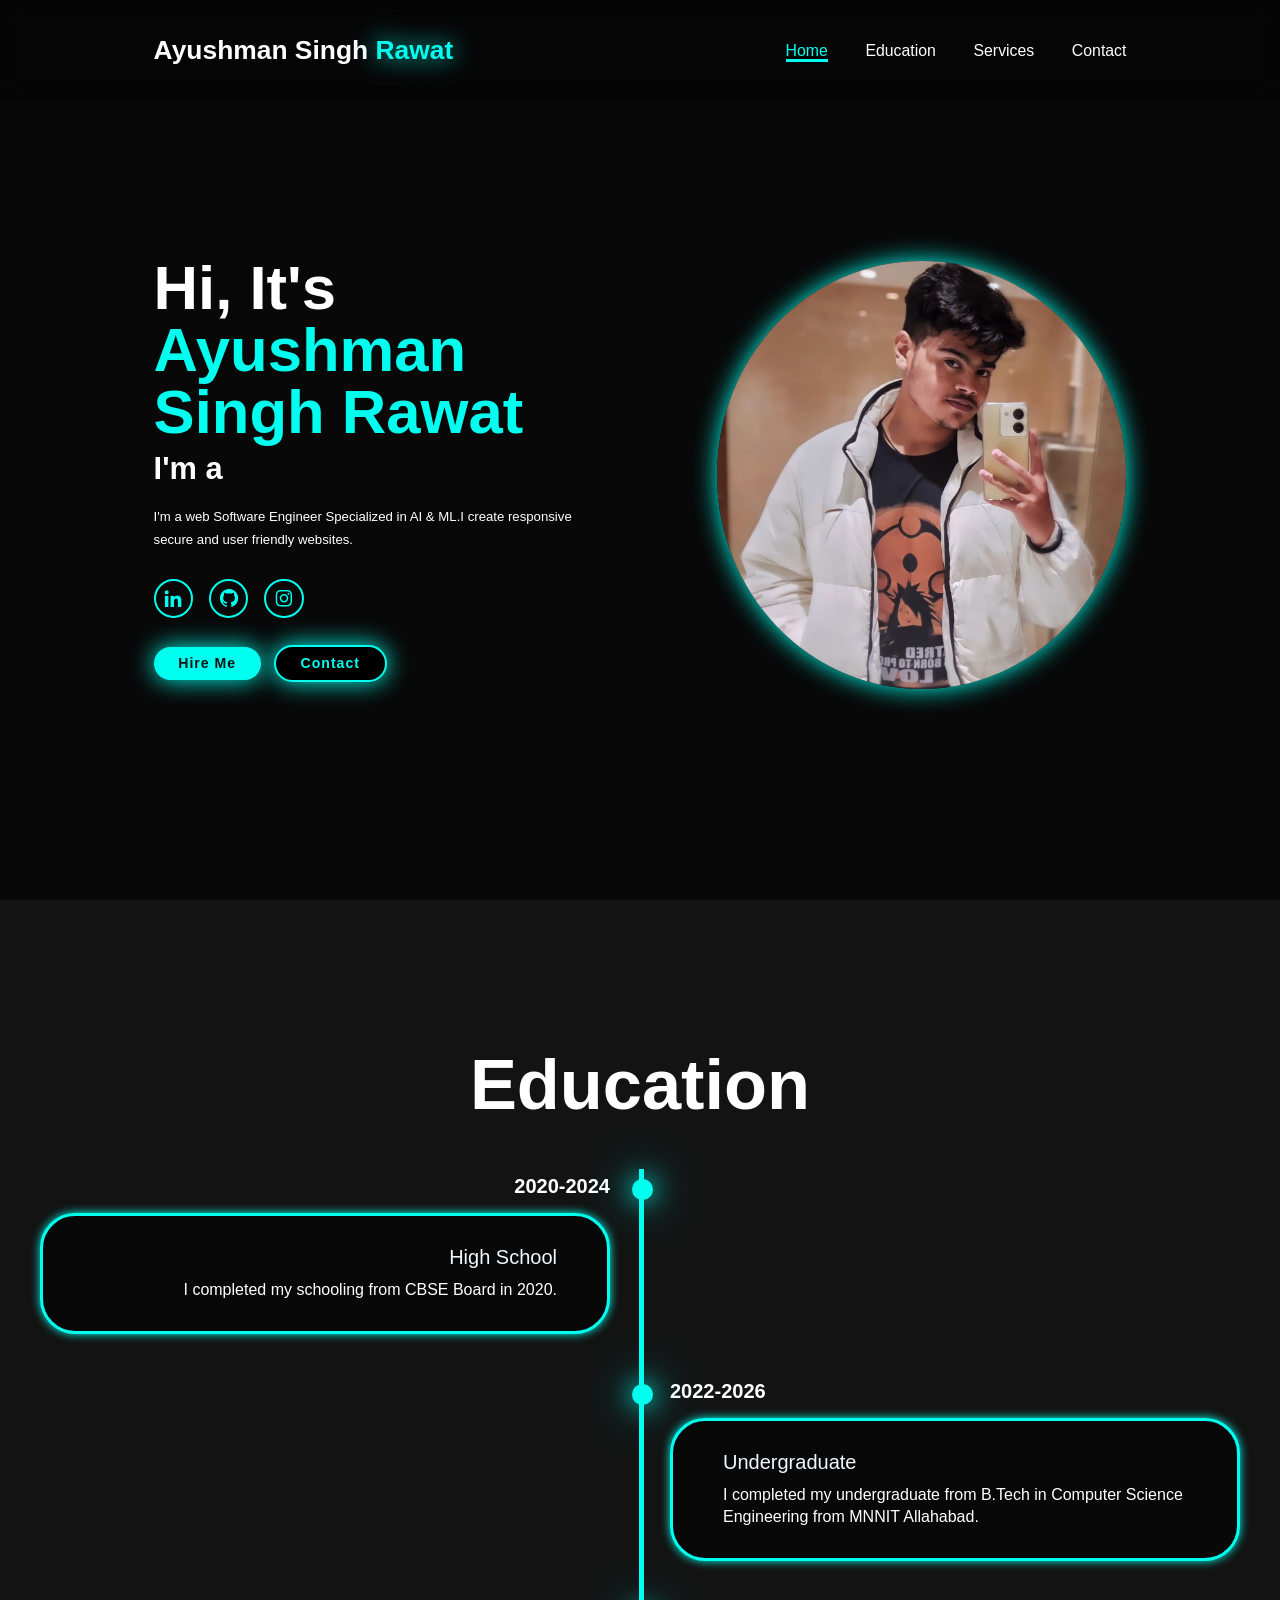
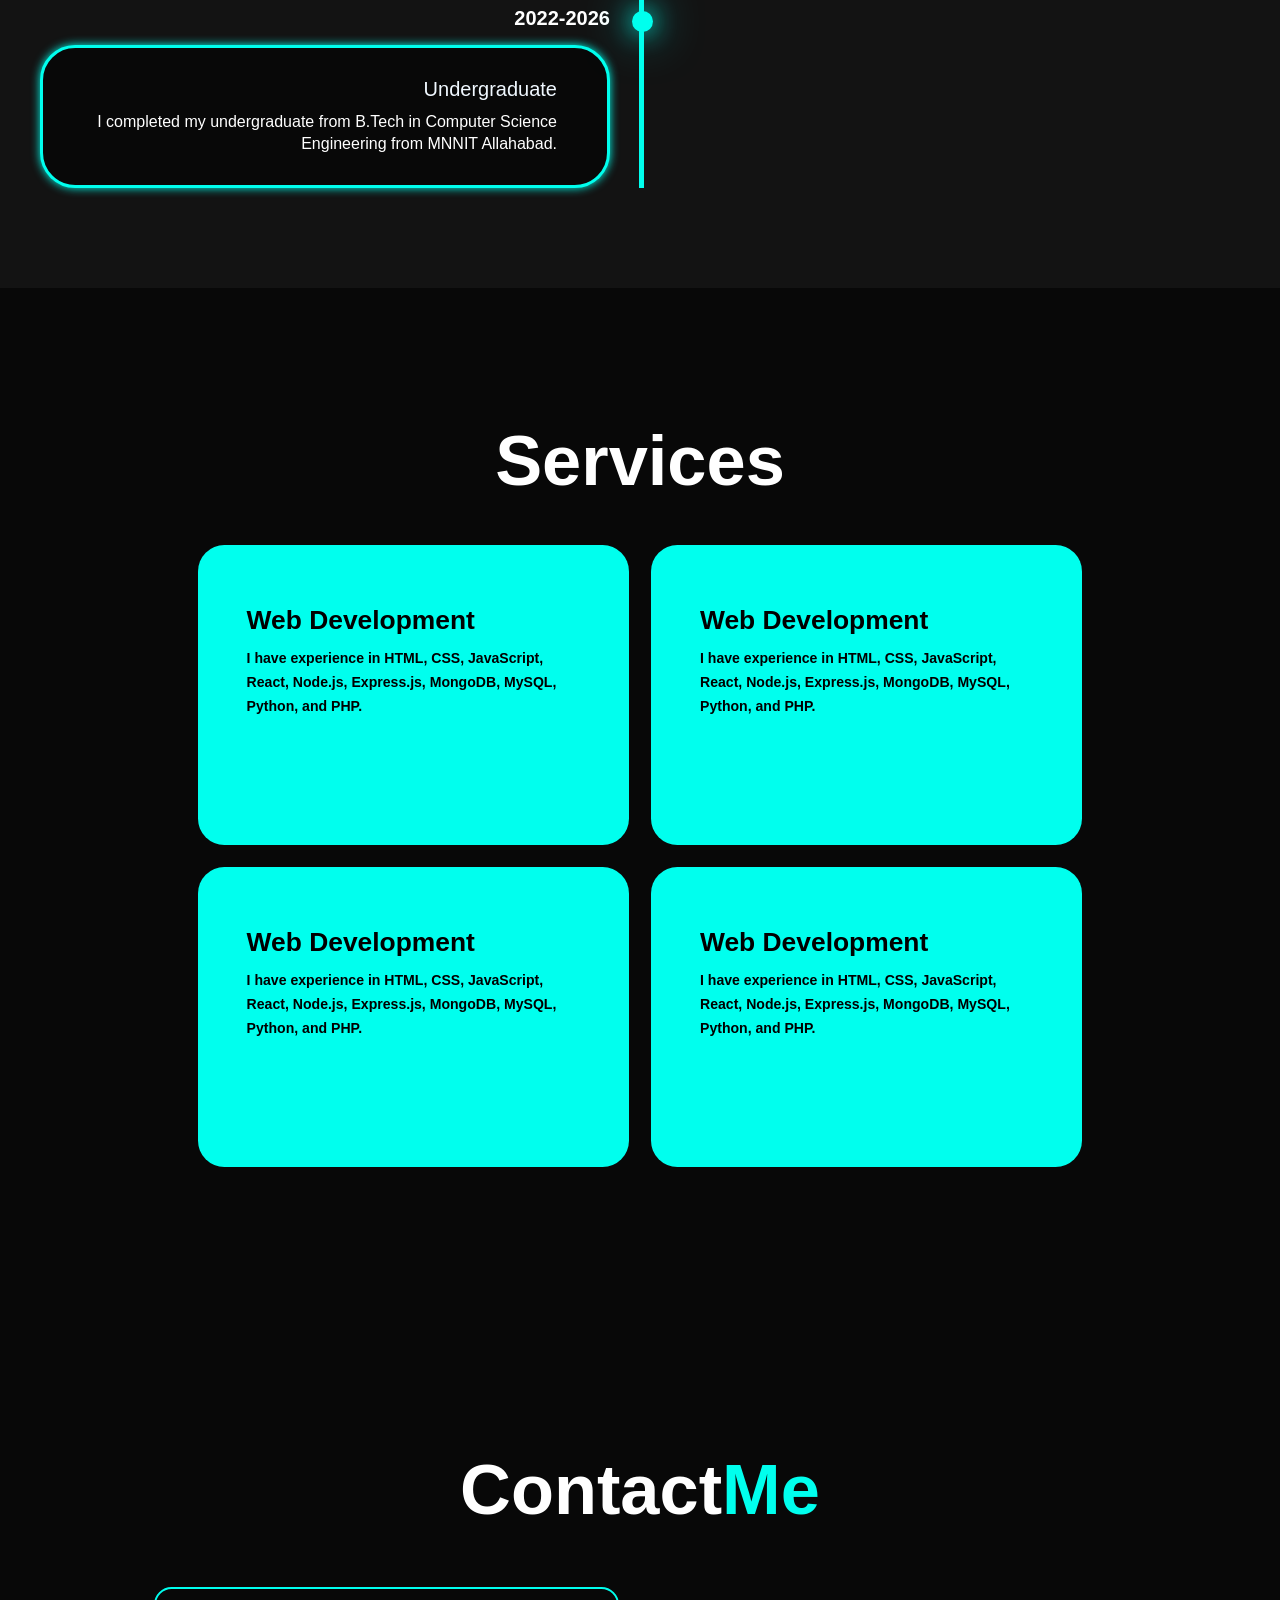
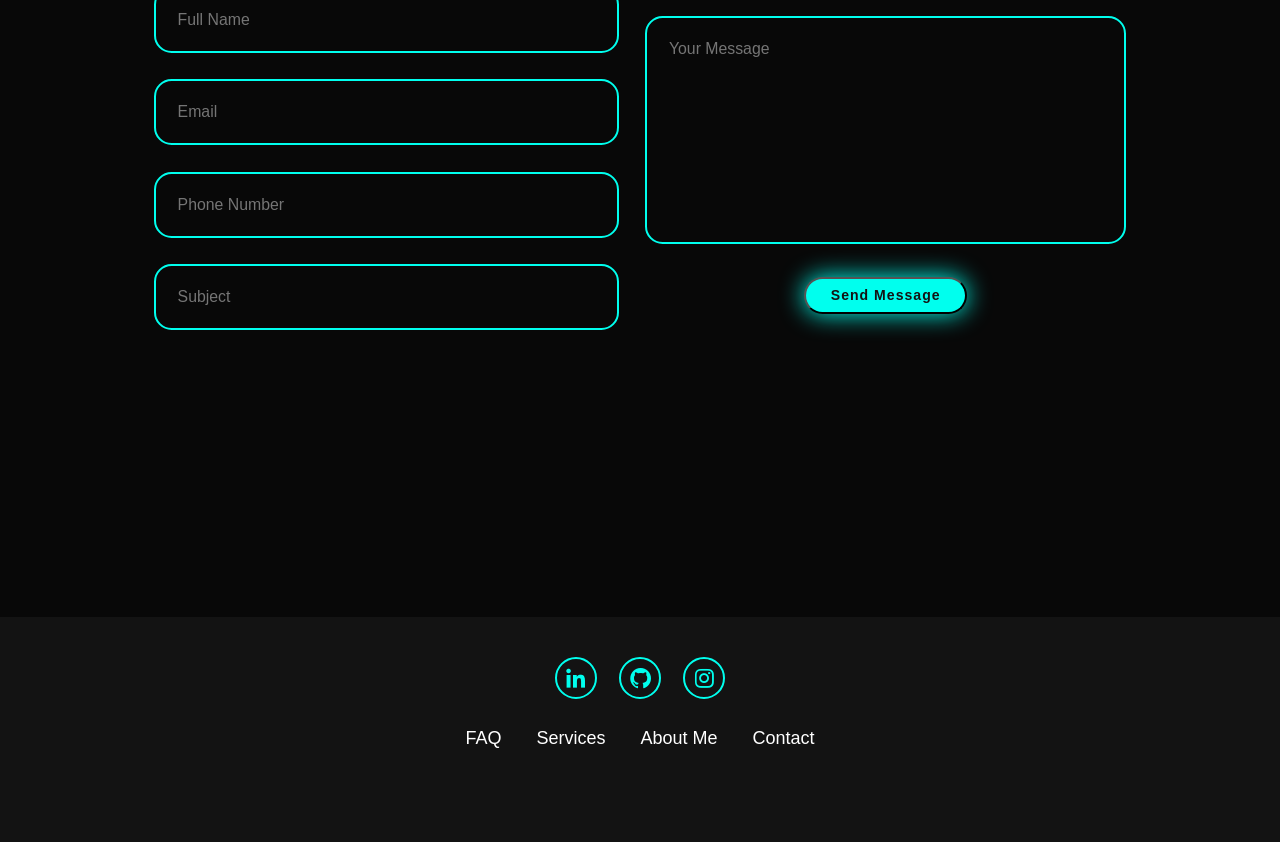
<file: Portfolio/index.html>
<!DOCTYPE html>
<html lang="en">
    <head>
        <meta charset="UTF-8">
        <meta name="viewport" content="width=device-width, initial-scale=1.0">
        <title>Portfolio</title>
        <link rel="stylesheet" href="style.css">
        <link rel="stylesheet" href="https://unpkg.com/boxicons@2.1.4/css/boxicons.min.css">
    </head>
    <body>
        <header class="header">
            <a href="#home" class="logo">Ayushman Singh
            <span>Rawat</span></a>
            <i class="bx bx-menu" id="menu-icon"></i>
            <nav class="navbar">
                <a href="#home" class="active">Home</a>
                <a href="#education">Education</a>
                <a href="#services">Services</a>             
                <a href="#contact">Contact</a>
            </nav>
        </header>
        <section class="home" id="home">
            <div class="home-content">
                <h1>Hi, It's<span> Ayushman Singh Rawat</span></h1>
                <h3 class="text-animation">I'm a <span></span></h3>
                <p>I'm a web Software Engineer Specialized in AI & ML.I create responsive secure and user friendly websites.</p>
                <div class="social-media">
                    <a href="https://www.linkedin.com/in/ayushman-singh-rawat/"><i class='bx bxl-linkedin'></i></a>
                    <a href="https://github.com/Ayush251086"><i class="bx bxl-github"></i></a>
                    <a href="https://www.instagram.com/ayu.on_insta"><i class="bx bxl-instagram"></i></a>
                </div>
                <div class="btn-group">
                    <a href="#contact" class="btn">Hire Me</a>
                    <a href="#about" class="btn">Contact</a>
                </div>
            </div>
                <div class="home-img">
                    <img src="my.jpg"alt="">
                </div>
        </section>
        <section class="education" id="education">
            <h2 class="heading">Education</h2>
            <div class="timeline-items">

                <div class="timeline-item">
                    <div class="timeline-dot"></div>
                        <div class ="timeline-date">2020-2024</div>
                           <div class="timeline-content">
                              <h3>High School</h3>
                        <p>I completed my schooling from CBSE Board in 2020.</p>
                    </div>
                </div>

                <div class="timeline-item">
                    <div class="timeline-dot"></div> 
                        <div class ="timeline-date">2022-2026</div>
                    <div class="timeline-content">
                        <h3>Undergraduate</h3>
                        <p>I completed my undergraduate from B.Tech in Computer Science Engineering from MNNIT Allahabad.</p>
                    </div>
                </div>

                <div class="timeline-item">
                    <div class="timeline-dot"></div> 
                        <div class ="timeline-date">2022-2026</div>
                    <div class="timeline-content">
                        <h3>Undergraduate</h3>
                        <p>I completed my undergraduate from B.Tech in Computer Science Engineering from MNNIT Allahabad.</p>
                    </div>
                </div>
            </div>
        </section>

        <section class="services" id="services">
            <h2 class="heading">Services</h2>
            <div class="services-container">
                <div class="services-box">
                    <div class="services-info">
                        <h4>Web Development</h4>
                        <p>I have experience in HTML, CSS, JavaScript, React, Node.js, Express.js, MongoDB, MySQL, Python, and PHP.</p>
                    </div>  
                </div>
                <div class="services-box">
                    <div class="services-info">
                        <h4>Web Development</h4>
                        <p>I have experience in HTML, CSS, JavaScript, React, Node.js, Express.js, MongoDB, MySQL, Python, and PHP.</p>
                    </div>  
                </div>
                <div class="services-box">
                    <div class="services-info">
                        <h4>Web Development</h4>
                        <p>I have experience in HTML, CSS, JavaScript, React, Node.js, Express.js, MongoDB, MySQL, Python, and PHP.</p>
                    </div>  
                </div>
                <div class="services-box">
                    <div class="services-info">
                        <h4>Web Development</h4>
                        <p>I have experience in HTML, CSS, JavaScript, React, Node.js, Express.js, MongoDB, MySQL, Python, and PHP.</p>
                    </div>  
                </div> 
            </div>
        </section>
        <section class ="contact" id="contact">
            <h2 class="heading">Contact<span>Me</span></h2>
            <form action="">
                <div class="input-group">
                  <div class="input-box"> 
                    <input type="text"placeHolder="Full Name">
                    <input type="e-mail"placeHolder="Email">
                  </div>
                  <div class="input-box">
                    <input type="number"placeHolder="Phone Number">
                    <input type="text"placeHolder="Subject">
                  </div>
                </div>

                <div class="input-group-2">
                    <textarea name=""id=""cols='30'
                    rows="10"placeholder='Your Message'></textarea>
                    <input type="submit" value="Send Message"class='btn'>
                </div>
             </form>
        </section>
        <footer class="footer">
            <div class="social">
                <a href="https://www.linkedin.com/in/ayushman-singh-rawat/"><i class='bx bxl-linkedin'></i></a>
                <a href="https://github.com/Ayush251086"><i class="bx bxl-github"></i></a>
                <a href="https://www.instagram.com/ayu.on_insta"><i class="bx bxl-instagram"></i></a>
            </div>
            <ul class="list">
                <li>
                    <a href="">FAQ</a>
                </li>
                <li>
                    <a href="">Services</a>
                </li>
                <li>
                    <a href="">About Me</a>
                </li>
                <li>
                    <a href="">Contact</a>
                </li>
            </ul>
            <p class="copyright"></p>
        </footer>
      <script src="script.js"></script>
    </body>
    </html>
</file>
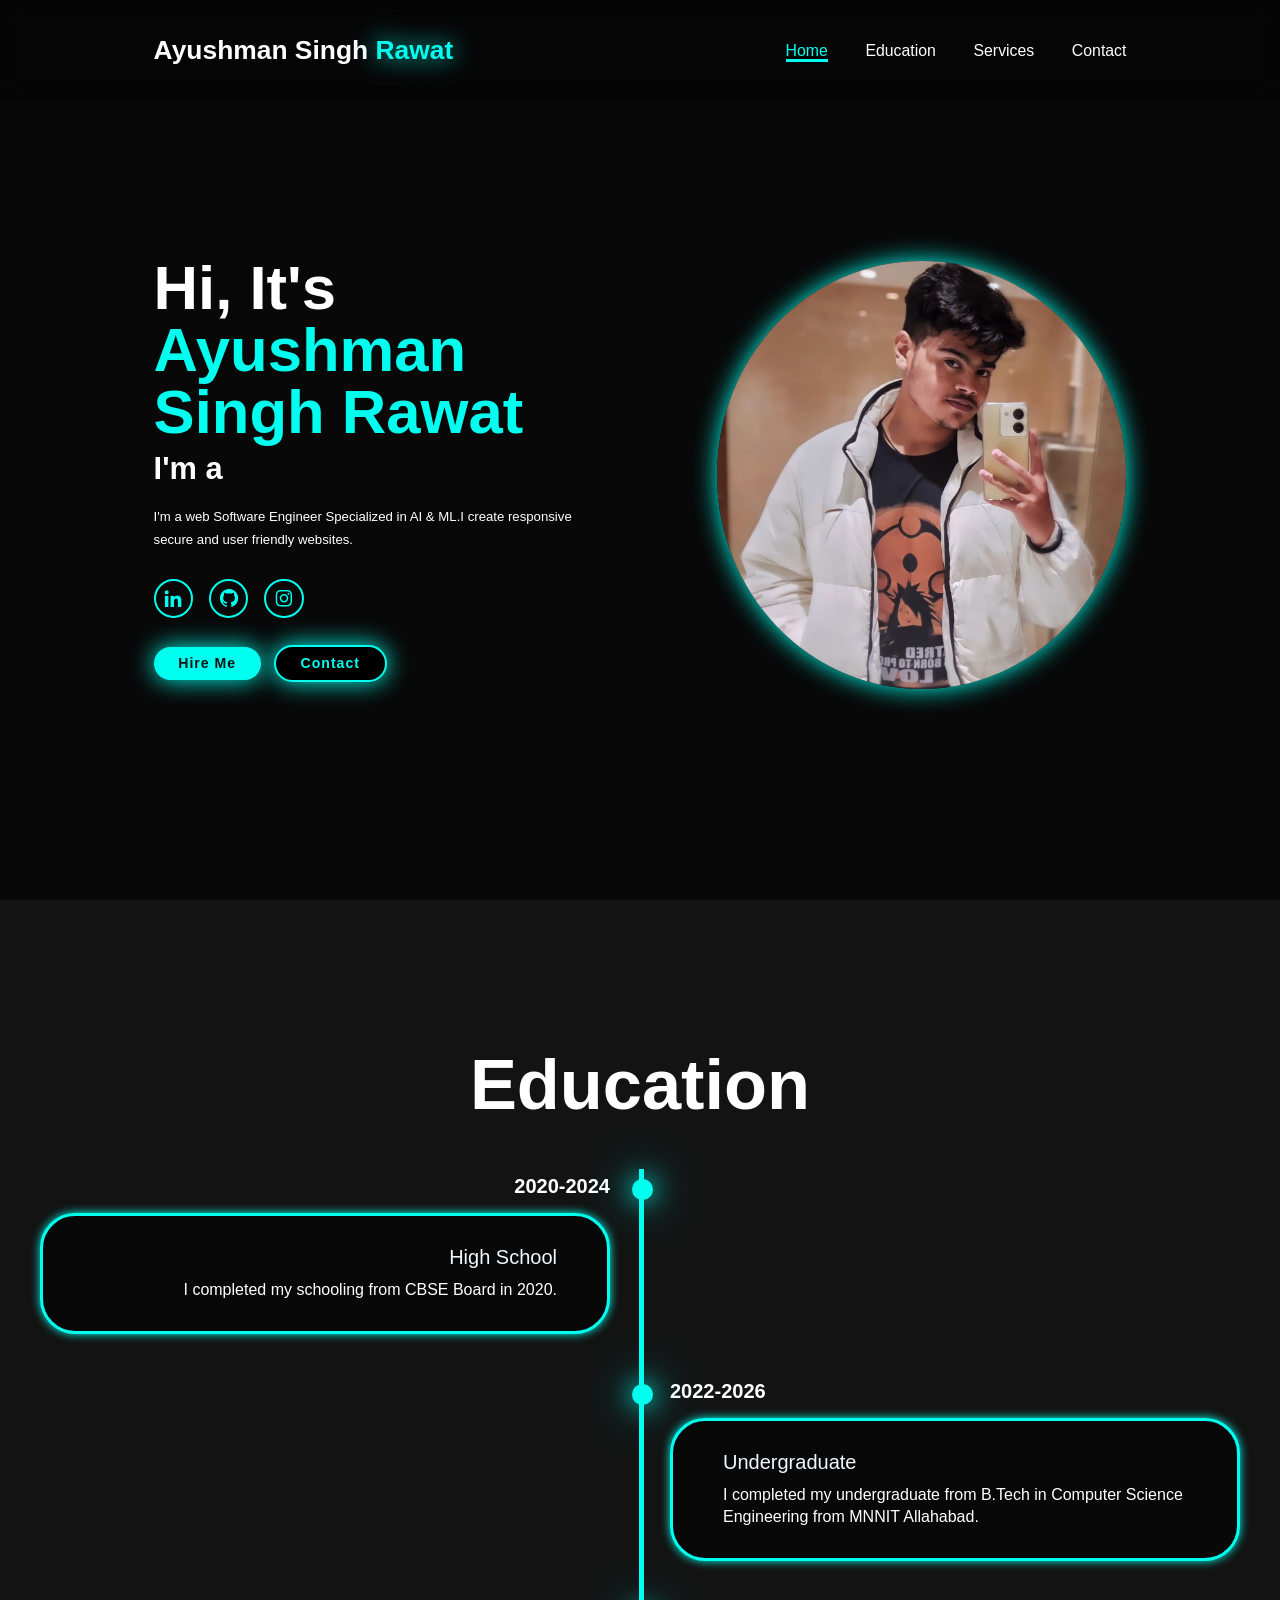
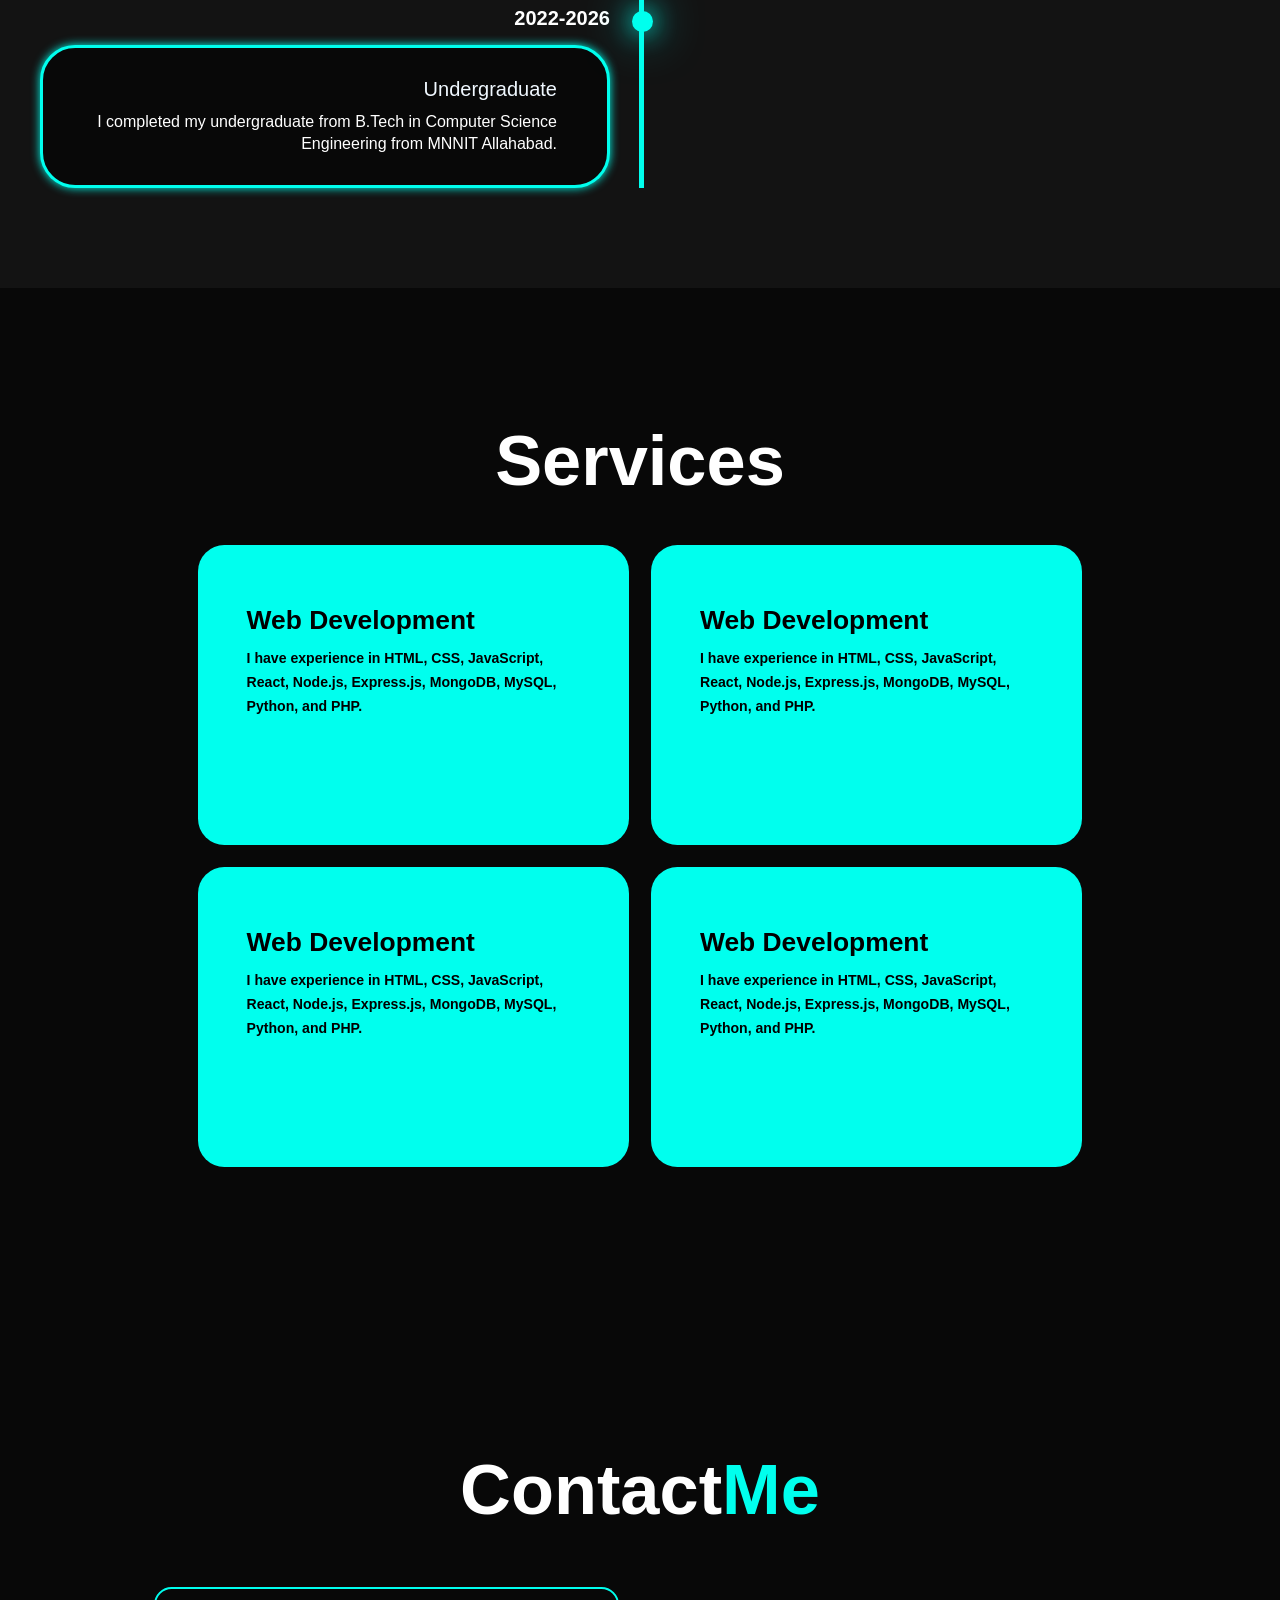
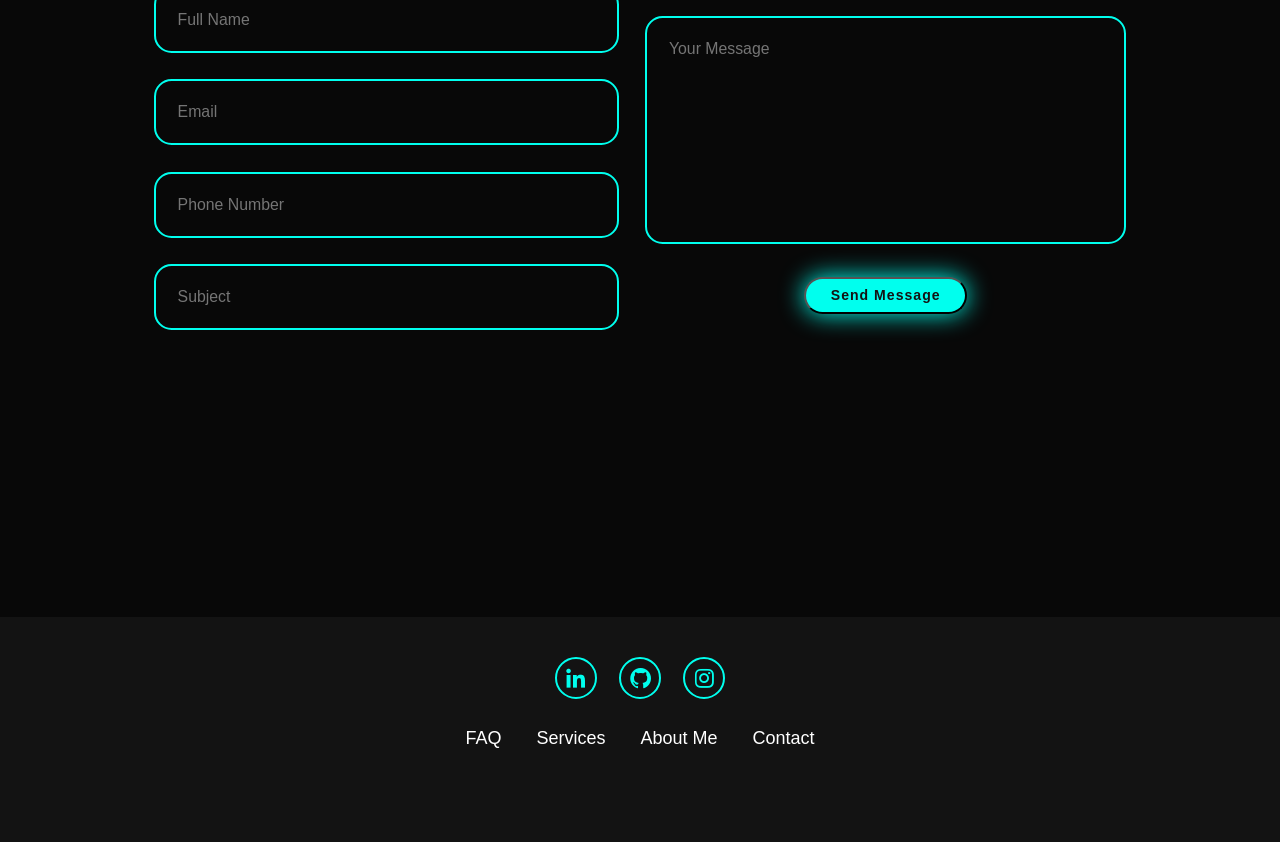
<file: Portfolio/Portfolio.html>
<!DOCTYPE html>
<html lang="en">
    <head>
        <meta charset="UTF-8">
        <meta name="viewport" content="width=device-width, initial-scale=1.0">
        <title>Portfolio</title>
        <link rel="stylesheet" href="style.css">
        <link rel="stylesheet" href="https://unpkg.com/boxicons@2.1.4/css/boxicons.min.css">
    </head>
    <body>
        <header class="header">
            <a href="#home" class="logo">Ayushman Singh
            <span>Rawat</span></a>
            <i class="bx bx-menu" id="menu-icon"></i>
            <nav class="navbar">
                <a href="#home" class="active">Home</a>
                <a href="#education">Education</a>
                <a href="#services">Services</a>             
                <a href="#contact">Contact</a>
            </nav>
        </header>
        <section class="home" id="home">
            <div class="home-content">
                <h1>Hi, It's<span> Ayushman Singh Rawat</span></h1>
                <h3 class="text-animation">I'm a <span></span></h3>
                <p>I'm a web Software Engineer Specialized in AI & ML.I create responsive secure and user friendly websites.</p>
                <div class="social-media">
                    <a href="https://www.linkedin.com/in/ayushman-singh-rawat/"><i class='bx bxl-linkedin'></i></a>
                    <a href="https://github.com/Ayush251086"><i class="bx bxl-github"></i></a>
                    <a href="https://www.instagram.com/ayu.on_insta"><i class="bx bxl-instagram"></i></a>
                </div>
                <div class="btn-group">
                    <a href="#contact" class="btn">Hire Me</a>
                    <a href="#about" class="btn">Contact</a>
                </div>
            </div>
                <div class="home-img">
                    <img src="my.jpg"alt="">
                </div>
        </section>
        <section class="education" id="education">
            <h2 class="heading">Education</h2>
            <div class="timeline-items">

                <div class="timeline-item">
                    <div class="timeline-dot"></div>
                        <div class ="timeline-date">2020-2024</div>
                           <div class="timeline-content">
                              <h3>High School</h3>
                        <p>I completed my schooling from CBSE Board in 2020.</p>
                    </div>
                </div>

                <div class="timeline-item">
                    <div class="timeline-dot"></div> 
                        <div class ="timeline-date">2022-2026</div>
                    <div class="timeline-content">
                        <h3>Undergraduate</h3>
                        <p>I completed my undergraduate from B.Tech in Computer Science Engineering from MNNIT Allahabad.</p>
                    </div>
                </div>

                <div class="timeline-item">
                    <div class="timeline-dot"></div> 
                        <div class ="timeline-date">2022-2026</div>
                    <div class="timeline-content">
                        <h3>Undergraduate</h3>
                        <p>I completed my undergraduate from B.Tech in Computer Science Engineering from MNNIT Allahabad.</p>
                    </div>
                </div>
            </div>
        </section>

        <section class="services" id="services">
            <h2 class="heading">Services</h2>
            <div class="services-container">
                <div class="services-box">
                    <div class="services-info">
                        <h4>Web Development</h4>
                        <p>I have experience in HTML, CSS, JavaScript, React, Node.js, Express.js, MongoDB, MySQL, Python, and PHP.</p>
                    </div>  
                </div>
                <div class="services-box">
                    <div class="services-info">
                        <h4>Web Development</h4>
                        <p>I have experience in HTML, CSS, JavaScript, React, Node.js, Express.js, MongoDB, MySQL, Python, and PHP.</p>
                    </div>  
                </div>
                <div class="services-box">
                    <div class="services-info">
                        <h4>Web Development</h4>
                        <p>I have experience in HTML, CSS, JavaScript, React, Node.js, Express.js, MongoDB, MySQL, Python, and PHP.</p>
                    </div>  
                </div>
                <div class="services-box">
                    <div class="services-info">
                        <h4>Web Development</h4>
                        <p>I have experience in HTML, CSS, JavaScript, React, Node.js, Express.js, MongoDB, MySQL, Python, and PHP.</p>
                    </div>  
                </div> 
            </div>
        </section>
        <section class ="contact" id="contact">
            <h2 class="heading">Contact<span>Me</span></h2>
            <form action="">
                <div class="input-group">
                  <div class="input-box"> 
                    <input type="text"placeHolder="Full Name">
                    <input type="e-mail"placeHolder="Email">
                  </div>
                  <div class="input-box">
                    <input type="number"placeHolder="Phone Number">
                    <input type="text"placeHolder="Subject">
                  </div>
                </div>

                <div class="input-group-2">
                    <textarea name=""id=""cols='30'
                    rows="10"placeholder='Your Message'></textarea>
                    <input type="submit" value="Send Message"class='btn'>
                </div>
             </form>
        </section>
        <footer class="footer">
            <div class="social">
                <a href="https://www.linkedin.com/in/ayushman-singh-rawat/"><i class='bx bxl-linkedin'></i></a>
                <a href="https://github.com/Ayush251086"><i class="bx bxl-github"></i></a>
                <a href="https://www.instagram.com/ayu.on_insta"><i class="bx bxl-instagram"></i></a>
            </div>
            <ul class="list">
                <li>
                    <a href="">FAQ</a>
                </li>
                <li>
                    <a href="">Services</a>
                </li>
                <li>
                    <a href="">About Me</a>
                </li>
                <li>
                    <a href="">Contact</a>
                </li>
            </ul>
            <p class="copyright"></p>
        </footer>
      <script src="script.js"></script>
    </body>
    </html>
</file>
<file: Portfolio/style.css>
*{
    margin:0;
    padding:0;
    box-sizing:border-box;
    text-decoration:none;
    scroll-behavior:smooth;
    font-family:"Poppins",sans-serif;
}
:root{
    --bg-color:#080808;
    --second-bg-color:#131313;
    --text-color:white;
    --main-color:#00ffee;
}
html{
    font-size:60%;
    overflow-x:hidden;
}
body{
    background:var(--bg-color);
    color:var(--text-color);
}
.header{
    position:fixed;
    top:0;
    left:0;
    width:100%;
    PADDING:4rem 12% 4rem;
    background:rgba(0,0,0,0.3);
    backdrop-filter: blur(10px);
    display:flex;
    justify-content: space-between;
    align-items:center;
    z-index:5;
}
.logo{
    font-size:3rem;
    color:var(--text-color);
    FONT-weight: 800;
    cursor:pointer;
    transition:0.3s ease;
}
.logo:hover{
    transform:scale(1.1);
}
.logo span{
    text-shadow:0 0 25px var(--main-color);
}
.navbar a{
    font-size:1.8rem;
    color:var(--text-color);
    margin-left:4rem;
    font-weight: 500;
    transition:0.3s ease ;
    border-bottom:3px solid transparent;
}
.navbar a:hover,
.navbar a.active{
    color:var(--main-color);
    border-bottom:3px solid var(--main-color);
}
#menu-icon{
    font-size:3.6rem;
    color:var(--main-color);
    display:none ;
}
section {
    min-height: 100vh;
    padding:10rem 12% 10rem;
}
.home{
    display:flex;
    justify-content:center ;
    align-items:center;
    gap:15rem;
}
.home-content {
    display:flex;
    flex-direction: column;
    align-items:basline;
    text-align:left;
    justify-content:center;
    margin-top:3rem;
}
span{
    color:var(--main-color); 
}
.log span{
    color:var(--main-color);
} 
.home-content h3{
    margin-bottom:2rem;
    margin-top:1rem;
    font-size:3.5rem;
}
.home-content h1{
    font-size:7rem;
    font-weight:700;
    line-height:1;
    margin-top:1.5rem;
}
.home-img{
    border-radius:50%;
}
.home-img img{
    position:relative ;
    top:3rem;
    width:32vw;
    border-radius:50%;
    box-shadow:0 0 25px var(--main-color);
    cursor:pointer;
    transition:0.4s ease-in-out;
}
.home-img img:hover{
    box-shadow: 0 0 25px var(--main-color),
                0 0 50px var(--main-color),
                0 0 100px var(--main-color);
}
.home-content p{
    font-size:1.5rem;
    font-weight: 500;
    line-height: 1.8;
    max-width:1000px;
}
.social-media a{
    display: inline-flex;
    justify-content: center;
    align-items: center;
    width:4.5rem;
    height: 4.5rem;
    background:transparent ;
    border:2px solid var(--main-color);
    font-size: 2.5rem;;
    border-radius: 50%;
    color:var(--main-color);
    margin:3rem 1.5rem 3rem 0;
    transition:0.3s ease-in-out;
}
.social-media a:hover{
    color: var(--text-color);
    transform: scale(1.3)translateY(-5px);
    box-shadow:0 0 25px var(--main-color);
    background-color: var(--main-color);
}
.btn{
    display:inline-block;
    padding:1rem 2.8rem;
    background:var(--main-color);
    border-radius:4rem;
    box-shadow:0 0 25px var(--main-color);
    font-size:1.6rem;
    color:var(--second-bg-color);
    letter-spacing:1px;
    font-weight:600;
    transition:0.5s ease;
}
.btn:hover{
    transform: scale(1.05);
    box-shadow: 0 0 50px var(--main-color);
}
.btn-group{
    display: flex;
    align-items: center;
    gap: 1.5rem;
}
.btn-group a:nth-of-type(2){
    background-color: black;
    color: var(--main-color);
    border: 2px solid var(--main-color);
    box-shadow: 0 0 25px var(--main-color);
}
.btn-group a:nth-of-type(2):hover{
    background-color: var(--main-color);
    color: black;
    box-shadow: 0 0 25px var(--main-color);
}
.text-animation{
    font-size: 34px;
    font-weight: 600;
    min-width: 280px;
}
.text-animation span{
    position: relative;
}
.text-animation span::before{
    content: "Engineer";
   color: var(--main-color);
   animation: words 20s  infinite;
}
.text-animation span::after{
    content:"";
    background-color:var(--bg-color);
    position: absolute;
    width:calc(100% + 8px);
    height: 100%;
    border-left:3px solid var(--bg-color);
    right:-8px;
    animation: cursor 0.6s infinite,typing 20s steps(14)infinite;
}
@keyframes cursor{
    to{
        border-left:2px solid var(--main-color);
    }
}
@keyframes words{
    0%,20%{
        content:"Software Engineer";
    }
    21%,40%{
        content:"Web Designer";
    }
    41%,60%{
        content:"Frontend Developer";
    }
    61%,80%{
        content:"Python Developer";
    }
    81%,100%{
        content:"Full Stack Developer";
    }
}
@keyframes typing{
   10%,
   15%,
   30%,
   35%,
   50%,
   55%,
   70%,
   75%,
   90%,
   95%
   {
    width: 0;
   }
   5%,
   20%,
   25%,
   40%,
   45%,
   60%,
   65%,
   80%,
   85%{
    width: calc(100% + 8px);
   }
}
.heading{
    font-size:8rem;
    text-align:center;
    margin:5rem 0;
}
.education{
    padding:100px 15px ;
    background: var(--second-bg-color);
}
.education h2{
    margin-bottom:5rem;
}
.timeline-items{
    max-width: 1200px;
    margin:auto;
    display:flex;
    flex-wrap:wrap;
    position:relative;
}
.timeline-items::before{
    content: "";
    position: absolute;
    width: 5px;
    height: 100%;
    background-color: var(--main-color);
    left:calc(50% - 1px);
}
.timeline-item{
    margin-bottom: 40px;
    width: 100%;
    position: relative;
}
.timeline-item:last-child{
    margin-bottom: 0;
}
.timeline-item:nth-child(odd){
    padding-right: calc(50% + 30px);
    text-align: right;
}
.timeline-item:nth-child(even){
    padding-left: calc(50% + 30px);
}
.timeline-dot{
    height: 21px;
    width: 21px;
    background-color: var(--main-color);
    box-shadow: 0 0 25px var(--main-color),
               0 0 50px var(--main-color);
    position: absolute;
    left:calc(50% - 8px);
    border-radius: 50%;
    top:10px;
}
.timeline-date{
    font-size: 20px;
    font-weight: 800;
    color: white;
    margin:6px 0 15px;
}
.timeline-content{
    background-color: var(--bg-color);
    border: 3px solid var(--main-color);
    padding: 30px 50px;
    border-radius:4rem;
    box-shadow: 0 0 10px var(--main-color);
    cursor:pointer;
    transition: 0.3s ease-in-out;
}
.timeline-content:hover{
    transform: scale(1.05);
    box-shadow: 0 0 50px var(--main-color);
}
.timeline-content h3{
    font-size: 20px;
    color:aliceblue;
    margin:0 0 10px;
    font-weight:500;
}
.timeline-content p{
    font-size: 16px;
    font-weight: 300;
    line-height: 22px;
    color:white;
}
::-webkit-scrollbar{
    width:15px;
}
::-webkit-scrollbar-thumb{
    background-color: var(--main-color)  ;
}
::-webkit-scrollbar-track{
    background-color: var(--bg-color);
    width: 50px;
}
.services{
    background: var(--bg-color);
    color: black;
}
.services h2{
    margin-bottom:5rem;
    color:white;
}
.services-container{
    display: grid;
    grid-template-columns: repeat(2,1fr);
    align-items: center;
    gap: 2.5em;
}
.services-box{
    background-color: var(--main-color);
    height: 300px;
    border-radius: 3rem;
    border:5px solid transparent;
    cursor:pointer;
    transition: 0.4s ease-in-out;
}
.services-box:hover{
    background: white;
    color:black;
    border:5px solid var(--main-color);
    transform: scale(1.05);
}
.services-box .services-info{
    display:flex;
    flex-direction: column;
    justify-content: left;
    align-items: baseline;
    text-align: left;
    padding: 5rem 5rem;
    max-height: 200px;
}
.services-info h4{
    font-size:3rem;
    font-weight: 800;
    line-height: 2;
}
.services-info p{
    font-size:1.6rem;
    font-weight: 600;
    max-height:100px;
    margin:auto;
    line-height: 1.7;
}
.contact{
    background-color: var(--bg-color);
}
.contact h2{
    margin-bottom: 3rem;
    color:white;
}
.contact form{
    display: flex;
    align-items: center;
    justify-content: center;
    gap:3rem;
    margin:5rem auto;
    text-align: center;
}
.contact form .input-box{
    display:flex;
    justify-content: center;
    flex-wrap: wrap;
}
.contact form .input-box input,
.contact form textarea{
    width:100%;
    padding: 2.5rem;
    font-size:1.8rem;
    color:var(--text-color);
    background: var(--bg-color);
    border-radius: 2rem;
    border:2px solid var(--main-color);
    margin:1.5rem 0;
    resize:none;
}
.contact form .btn{
    margin-top:2rem;
}
.footer{
    position:relative;
    bottom:0;
    width:100%;
    padding:40px 0;
    background-color: var(--second-bg-color);
}
.footer .social{
    text-align: center;
    padding-bottom: 25px;
    color:var(--main-color);
}
.footer .social a{
    font-size: 25px;
    color:var(--main-color);
    border: 2px solid var(--main-color);
    width:42px;
    height:42px;
    line-height: 42px;
    display: inline-block;
    text-align: center;
    border-radius: 50%;
    margin:0 10px;
    transition: 0.3s ease-in-out;
}
.footer .social a:hover{
    transform: scale(1.2)translateY(-10px);
    background-color: var(--main-color);
    color:black;
    box-shadow: 0 0 25px var(--main-color);
}
.footer ul{
    margin-top:0;
    padding:0;
    font-size:18px;
    line-height:1.6;
    margin-bottom:0;
    text-align:center;
}
.footer ul li a{
    color:white;
    border-bottom: 3px solid transparent;
    transition:0.3s ease-in-out;
}
.footer ul li a:hover{
    border-bottom: 3px solid var(--main-color);
}
.footer ul li{
    display:inline-block;
    padding:0 15px;
}
.footer .copyright{
    margin-top: 50px;
    text-align:center;
    font-size:10px;
    color:white;
}
@media(max-width:1285px){
    html{
        font-size:55%;
    }
    .services-container{
        padding-bottom: 7rem;
        grid-template-columns: repeat(2,1fr);
        margin:0 5rem;
    }
}
@media(max-width:991px){
    header{
        padding:2rem 3%;
    }
    section{
        padding:10rem 3% 2rem;
    }
    .timeline-items::before{
        left:7px;
    }
    .timeline-item:nth-child(odd){
        padding-right: 0;
        text-align:left;
    }
    .timeline-item:nth-child(odd),
    .timeline-item:nth-child(even){
        padding-left:37px;
    }
    .timeloine-dot{
        left:0;
    }
    .services{
       padding-bottom:7rem;
    }
    .contact form{
        flex-direction:column;
    }
    .footer{
        padding:2rem 3%;
    }
}
@media(max-width:895px){
    #menu-icon{
        display:block;
    }
    .navbar{
        position: absolute;
        top:100%;
        right:0;
        width:50%;
        padding:1rem 3%;
        background: rgba(0,0,0,0.8);
        backdrop-filter: blur(20px);
        border-bottom-left-radius: 2rem;
        border-left:2px solid var(--main-color);
        border-bottom:2px solid var(--main-color);
        display:none;
    }
    .navbar .active{
        display: block;
    }
    .navbar a{
        display:block;
        font-size:2rem;
        margin:3rem 0;
        color:white;
    }
    .home{
        flex-direction: column-reverse;
        margin:5rem 4rem;
    }
    .home-content h3{
        font-size:2.6rem;
    }
    .home-content h1{
        font-size:8rem;
        margin-top:3rem;
    }
    .home-content p{
        max-width:600px;
        margin:0 auto;
    }
    .home-img img{
        width:56vw;
    }
    .services h2{
        margin-bottom:3rem;
    }
    .services-container{
        grid-template-columns: repeat(1,1fr);
    }

}
</file>
